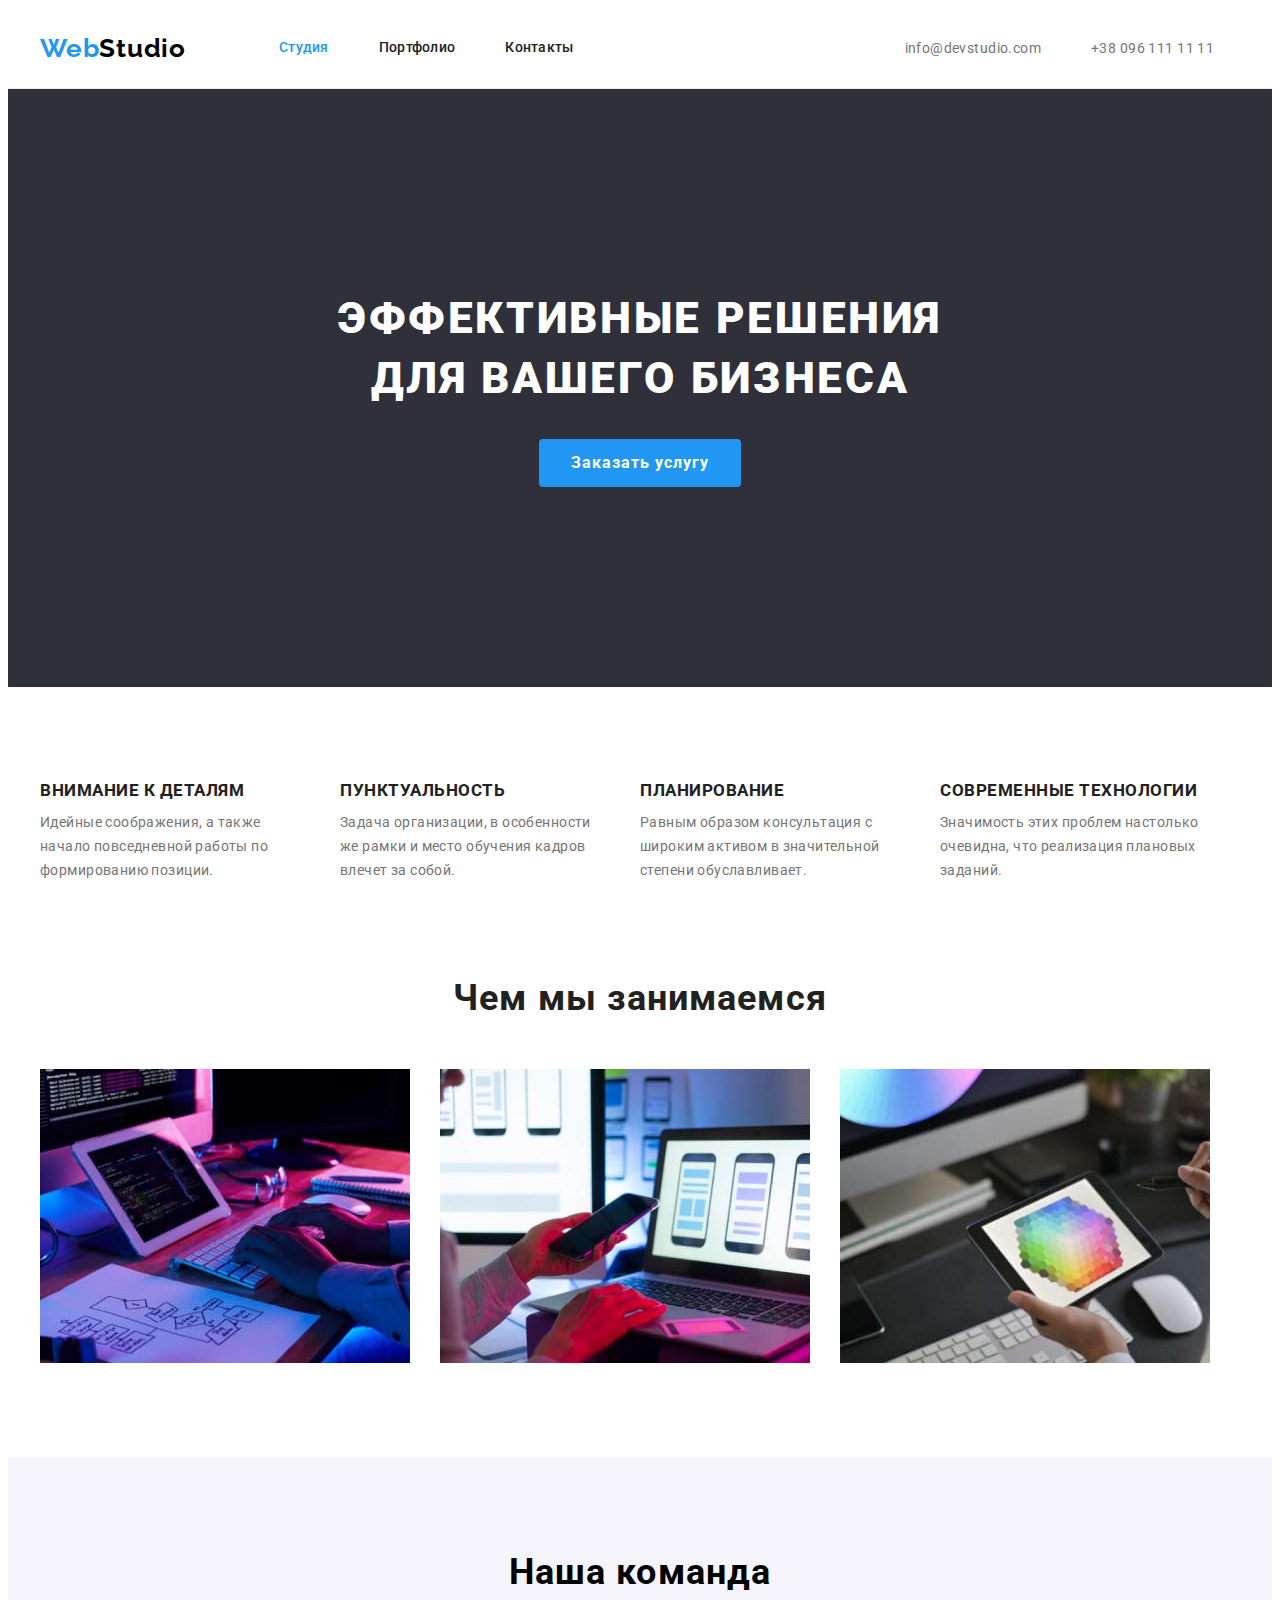
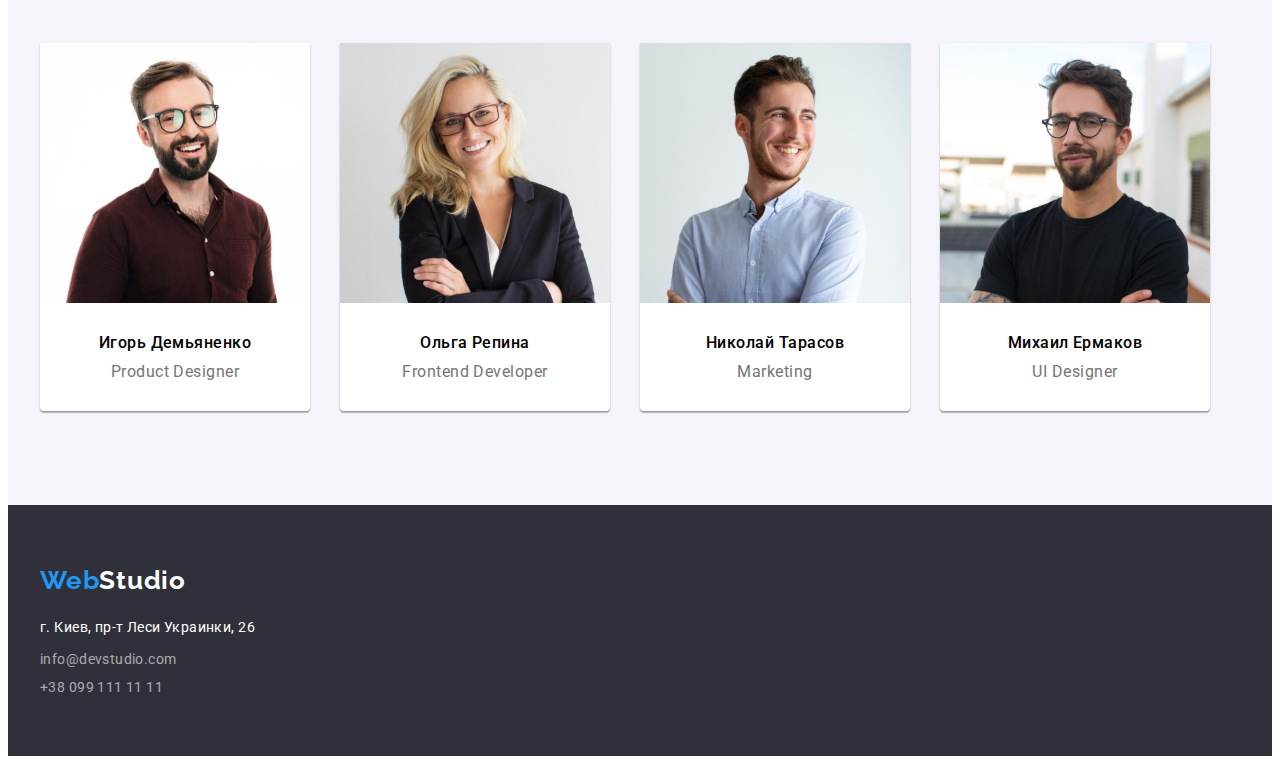
<file: index.html>
<!DOCTYPE html>
<html lang="ru">
  <head>
    <meta charset="UTF-8" />
    <meta http-equiv="X-UA-Compatible" content="IE=edge" />
    <meta name="viewport" content="width=device-width, initial-scale=1.0" />
    <link rel="preconnect" href="https://fonts.googleapis.com" />
    <link rel="preconnect" href="https://fonts.gstatic.com" crossorigin />
    <link
      href="https://fonts.googleapis.com/css2?family=Raleway:wght@400;500&family=Roboto:wght@400;500;700;900&display=swap"
      rel="stylesheet"
    />
    <link
      rel="stylesheet"
      href="https://cdnjs.cloudflare.com/ajax/libs/modern-normalize/1.1.0/modern-normalize.min.css"
      integrity="sha512-wpPYUAdjBVSE4KJnH1VR1HeZfpl1ub8YT/NKx4PuQ5NmX2tKuGu6U/JRp5y+Y8XG2tV+wKQpNHVUX03MfMFn9Q=="
      crossorigin="anonymous"
      referrerpolicy="no-referrer"
    />
    <link rel="stylesheet" href="./css/styles.css" />
    <title>WebStudio</title>
  </head>

  <body>
    <header class="header">
      <div class="container header-container">
        <nav class="header-nav">
          <a class="header-logo" href="./index.html">
            Web<span class="header-logo2">Studio</span></a
          >

          <ul class="list menu-list">
            <li class="menu-item">
              <a class="menu-link link link-current" href="./index.html">Студия</a>
            </li>
            <li class="menu-item">
              <a class="menu-link link" href="./portfolio.html">Портфолио</a>
            </li>
            <li class="menu-item lust-item">
              <a class="menu-link link" href="#">Контакты</a>
            </li>
          </ul>
        </nav>

        <ul class="header-connect">
          <li class="connect-item">
            <a class="header-mail link" href="mailto:info@devstudio.com"
              >info@devstudio.com</a
            >
          </li>
          <li class="connect-item">
            <a class="header-tel link" href="tel:+380961111111"
              >+38 096 111 11 11</a
            >
          </li>
        </ul>
      </div>
    </header>

    <main>
      <!--Герой-->
      <section class="hero-container">
        <div class="hero">                         
          <h1 class="banner">Эффективные решения для вашего бизнеса</h1>
          <button class="order" type="button">Заказать услугу</button>     
         </div>
      </section>      

      <!--Особенности-->
       <section class="skills-section">
        <div class="container">       
          <h2 class="visually-hidden ">Особенности</h2>
          <ul class="skills-list">
            <li class="skills-item">
              <h3 class="skills-title">Внимание к деталям</h3>
              <p class="skills-info">
                Идейные соображения, а также начало повседневной работы по
                формированию позиции.
              </p>
            </li>
            <li class="skills-item">
              <h3 class="skills-title">Пунктуальность</h3>
              <p class="skills-info">
                Задача организации, в особенности же рамки и место обучения кадров
                влечет за собой.
              </p>
            </li>
            <li class="skills-item">
              <h3 class="skills-title">Планирование</h3>
              <p class="skills-info">
                Равным образом консультация с широким активом в значительной
                степени обуславливает.
              </p>
            </li>
            <li class="skills-item">
              <h3 class="skills-title">Современные технологии</h3>
              <p class="skills-info">
                Значимость этих проблем настолько очевидна, что реализация
                плановых заданий.
              </p>
            </li>
          </ul>        
       </div>
      </section>

      <!--Наша работа-->
      <section class="work-section">
        <div class="container">
          <h2 class="work-header">Чем мы занимаемся</h2>
          <ul class="work-list">
            <li class="work-item">
              <img src="./images/work_1.jpg" width="370" alt="занятие 1" />
            </li>
            <li class="work-item">
              <img src="./images/work_2.jpg" width="370" alt="занятие 2" />
            </li>
            <li class="work-item">
              <img src="./images/work_3.jpg" width="370" alt="занятие 3" />
            </li>
          </ul>
        </div>
      </section>

      <!--Наша команда-->
      <section class="team-container">
        <div class="container">
          <h2 class="team-header">Наша команда</h2>
          <ul class="team-list">
            <li class="team-item">
              <img src="./images/team_1.jpg" 
              alt="Игорь" />
              <div class="team-text-group"><h3 class="team-memb-name">Игорь Демьяненко</h3>
              <p lang="en" class="team-position">Product Designer</p>
              </div>
            </li>
            <li class="team-item">
              <img src="./images/team_2.jpg" 
              alt="Ольга" />
              <div class="team-text-group">
              <h3 class="team-memb-name">Ольга Репина</h3>
              <p lang="en" class="team-position">Frontend Developer</p></div>
            </li>
            <li class="team-item">
              <img src="./images/team_3.jpg" 
              alt="Николай" />
              <div class="team-text-group">
              <h3 class="team-memb-name">Николай Тарасов</h3>
              <p lang="en" class="team-position">Marketing</p></div>
            </li>
            <li class="team-item">
              <img src="./images/team_4.jpg" 
              alt="Михаил" />
              <div class="team-text-group">
              <h3 class="team-memb-name">Михаил Ермаков</h3>
              <p lang="en" class="team-position">UI Designer</p></div>
            </li>
          </ul>
        </div>
      </section>
      
    </main>
    
    <footer class="footer">
      <div class="container">    
            <a class="footer-logo" href="./index.html">
            Web<span class="footer-logo2">Studio</span></a
          >     
        <address class="adress">
          <p class="footer-adress">
            г. Киев, пр-т Леси Украинки, 26
          </p>
          <ul>
            <li class="adress-item">
              <a class="footer-mail" href="mailto:info@example.com"
                >info@devstudio.com</a
              >
            </li>
            <li class="adress-item">
              <a class="footer-tel" href="tel:+380991111111"
                >+38 099 111 11 11</a
              >
            </li>
          </ul>
        </adress>
      </div>
    </footer>
  </body>
</html>
</file>
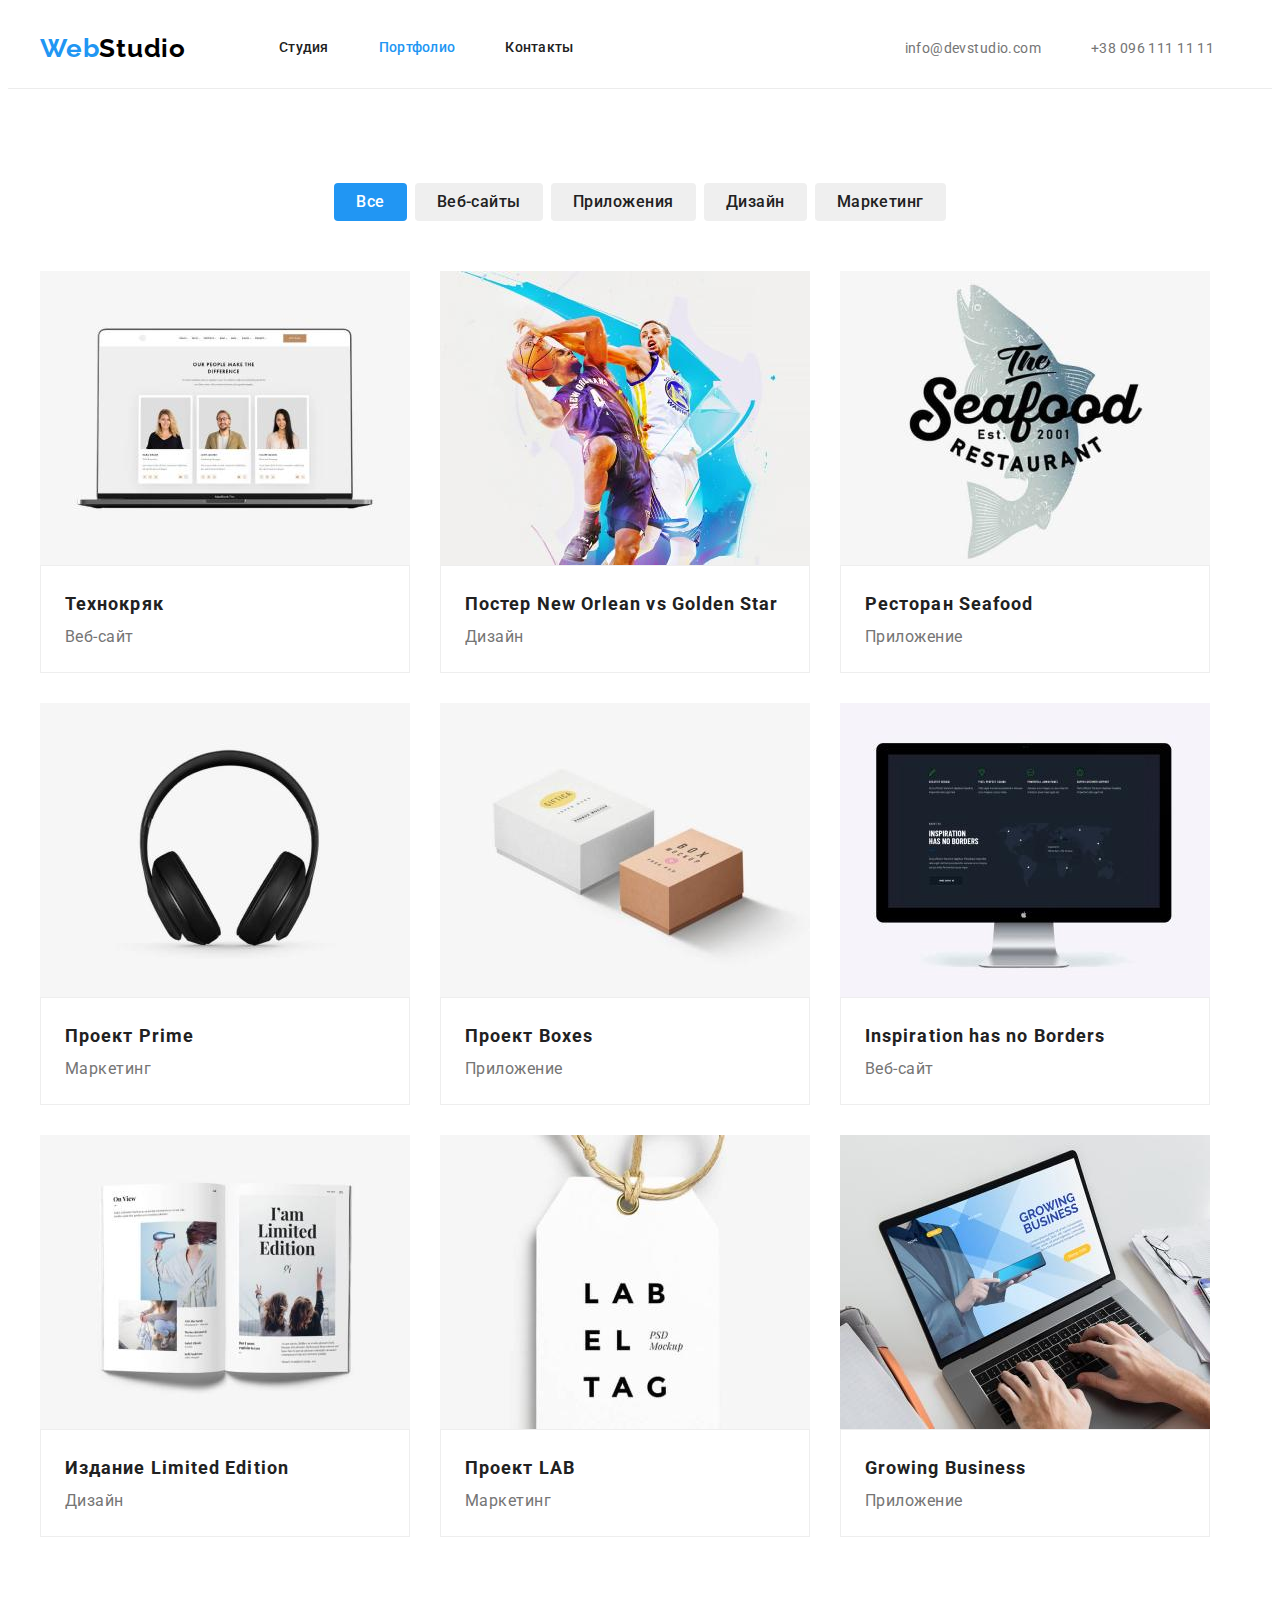
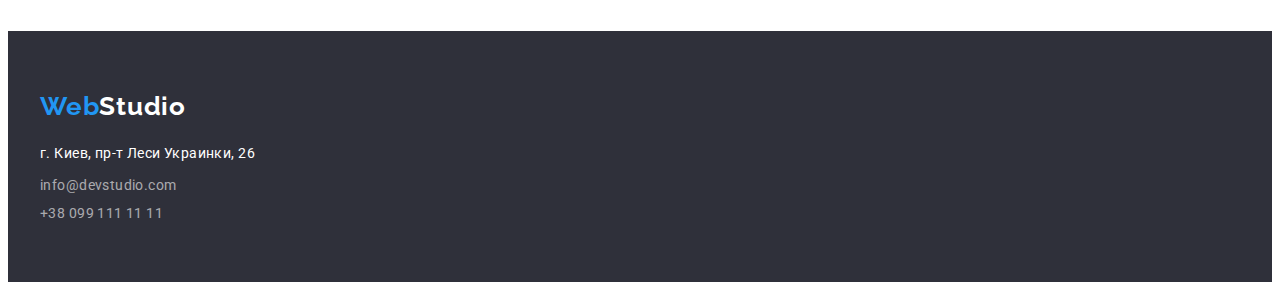
<file: portfolio.html>
<!DOCTYPE html>
<html lang="ru">
  <head>
    <meta charset="UTF-8" />
    <meta http-equiv="X-UA-Compatible" content="IE=edge" />
    <meta name="viewport" content="width=device-width, initial-scale=1.0" />
    <link rel="preconnect" href="https://fonts.googleapis.com" />
    <link rel="preconnect" href="https://fonts.gstatic.com" crossorigin />
    <link
      href="https://fonts.googleapis.com/css2?family=Raleway:wght@400;500&family=Roboto:wght@400;500;700;900&display=swap"
      rel="stylesheet"
    />
    <link
      rel="stylesheet"
      href="https://cdnjs.cloudflare.com/ajax/libs/modern-normalize/1.1.0/modern-normalize.min.css"
      integrity="sha512-wpPYUAdjBVSE4KJnH1VR1HeZfpl1ub8YT/NKx4PuQ5NmX2tKuGu6U/JRp5y+Y8XG2tV+wKQpNHVUX03MfMFn9Q=="
      crossorigin="anonymous"
      referrerpolicy="no-referrer"
    />
    <link rel="stylesheet" href="./css/styles.css" />
    <title>Portfolio</title>
  </head>

  <body>
   <header class="header">
      <div class="container header-container">
        <nav class="header-nav">
          <a class="header-logo" href="./index.html">
            Web<span class="header-logo2">Studio</span></a
          >

          <ul class="list menu-list">
            <li class="menu-item">
              <a class="menu-link link" href="./index.html">Студия</a>
            </li>
            <li class="menu-item">
              <a class="menu-link link  link-current" href="./portfolio.html">Портфолио</a>
            </li>
            <li class="menu-item lust-item">
              <a class="menu-link link" href="#">Контакты</a>
            </li>
          </ul>
        </nav>

        <ul class="header-connect">
          <li class="connect-item">
            <a class="header-mail link" href="mailto:info@devstudio.com"
              >info@devstudio.com</a
            >
          </li>
          <li class="connect-item">
            <a class="header-tel link" href="tel:+380961111111"
              >+38 096 111 11 11</a
            >
          </li>
        </ul>
      </div>
    </header>

<main>
  <section class="section">
    <div class="container">

      <!--Фильтр работ-->
      <h1 class="visually-hidden"> Портфолио</h1>   

      <ul class="filter">
        <li class="item">
          <button class="order2, active-button button" type="button">
        Все
        </button>
        </li>
        <li class="item">
          <button class="order2 button" type="button">Веб-сайты</button>
        </li>
        <li class="item">
          <button class="order2 button" type="button">Приложения</button>
        </li>
        <li class="item">
         <button class="order2 button" type="button">Дизайн</button>
        </li>
        <li class="item">
          <button class="order2 button" type="button">Маркетинг</button>
        </li>
      </ul>
               
      <!--portfolio-->
      
      <ul class="portfolio-list">
        <li class="portfolio-item">
            <img src="./images/prj1.jpg" alt="Технокряк" />
            <div class="port-text-group"><h2 class="project-title">Технокряк</h2>
            <p class="project-text">Веб-сайт</p></div>
        </li>
        <li class="portfolio-item">
            <img
            src="./images/prj2.jpg"
            width="370"
            alt="New Orlean vs Golden Star"
            />
            <div class="port-text-group"><h2 class="project-title">Постер New Orlean vs Golden Star</h2>
            <p class="project-text">Дизайн</p></div>
        </li>
        <li class="portfolio-item">
            <img src="./images/prj3.jpg" width="370" alt="Ресторан Seafood" />
            <div class="port-text-group"><h2 class="project-title">Ресторан Seafood</h2>
            <p class="project-text">Приложение</p></div>
        </li>
        <li class="portfolio-item">
            <img src="./images/prj4.jpg" width="370" alt="Проект Prime" />
            <div class="port-text-group"><h2 class="project-title">Проект Prime</h2>
            <p class="project-text">Маркетинг</p></div>
        </li>
        <li class="portfolio-item">
            <img src="./images/prj5.jpg" width="370" alt="Проект Boxes" />
            <div class="port-text-group"><h2 class="project-title">Проект Boxes</h2>
            <p class="project-text">Приложение</p></div>
        </li>
        <li class="portfolio-item">
            <img
            src="./images/prj6.jpg"
            width="370"
            alt="Inspiration has no Borders"
            />
            <div class="port-text-group"><h2 class="project-title">Inspiration has no Borders</h2>
            <p class="project-text">Веб-сайт</p></div>
        </li>
        <li class="portfolio-item">
            <img
            src="./images/prj7.jpg"
            width="370"
            alt="Издание Limited Edition"
            />
            <div class="port-text-group"><h2 class="project-title">Издание Limited Edition</h2>
            <p class="project-text">Дизайн</p></div>
        </li>
        <li class="portfolio-item">
            <img src="./images/prj8.jpg" width="370" alt="Проект LAB" />
            <div class="port-text-group"><h2 class="project-title">Проект LAB</h2>
            <p class="project-text">Маркетинг</p></div>
        </li>
        <li class="portfolio-item">
            <img src="./images/prj9.jpg" width="370" alt="Growing Business" />
            <div class="port-text-group"> <h2 class="project-title">Growing Business</h2>
            <p class="project-text">Приложение</p></div>
        </li>
      </ul>          
    </div>
  </section>
</main>

     <footer class="footer">
      <div class="container">    
            <a class="footer-logo" href="./index.html">
            Web<span class="footer-logo2">Studio</span></a
          >     
        <address class="adress">
          <p class="footer-adress">
            г. Киев, пр-т Леси Украинки, 26
          </p>
          <ul>
            <li class="adress-item">
              <a class="footer-mail" href="mailto:info@example.com"
                >info@devstudio.com</a
              >
            </li>
            <li class="adress-item">
              <a class="footer-tel" href="tel:+380991111111"
                >+38 099 111 11 11</a
              >
            </li>
          </ul>
        </adress>
      </div>
    </footer>
  </body>
</html>
</file>
<file: css/styles.css>
:root {
  --fist-text-color: #2196f3;
  --second-text-color: #212121;
  --third-text-color: #ffffff;
  --general-text-color: #757575;
  --footer-nav-text-color: rgba(255, 255, 255, 0.6);
  --fifth-color: #000000;
  --first-background-color: #2f303a;
  --team-background-color: #f5f4fa;
}

p,
h1,
h2,
h3,
h4,
h5,
h6 {
  margin: 0;
}

ul {
  margin: 0;
  padding: 0;
  list-style-type: none;
}
li {
  margin: 0;
  padding: 0;
  list-style-type: none;
}

button {
  font-family: 'Roboto', sans-serif;
  cursor: pointer;
  border: none;
  border-radius: 4px;
}
a {
  text-decoration: none;
  color: inherit;
}

link {
  text-decoration: none;
}

body {
  font-family: 'Roboto', sans-serif;
  background-color: var(--third-text-color);
}

img {
  display: block;
  max-width: 100%;
  height: auto;
}

.container {
  width: 1200px;
  padding-left: 15px;
  padding-right: 15px;
  margin-top: 0;
  margin-right: auto;
  margin-bottom: 0;
  margin-left: auto;
}

.visually-hidden {
  position: absolute;
  white-space: nowrap;
  width: 1px;
  height: 1px;
  overflow: hidden;
  border: 0;
  padding: 0;
  clip: rect(0 0 0 0);
  margin: -1px;
}
.list {
  list-style: none;
}

/*Шапка*/

.header {
  background-color: var(--third-text-color);
  border-bottom: 1px solid;
  color: #ececec;
}

.header-container {
  display: flex;
  align-items: center;
}

.header-nav {
  display: flex;
  align-items: center;
  margin-right: 331px;
}

.header-logo {
  display: block;
  margin-right: 93px;
  padding-top: 24px;
  padding-bottom: 24px;
  font-family: Raleway;
  font-weight: 700;
  font-size: 26px;
  line-height: 1.19;
  letter-spacing: 0.03em;
  color: var(--fist-text-color);
}

.header-logo2 {
  color: var(--fifth-color);
}

/*Меню*/

.menu-list {
  display: flex;
}

.menu-item:not(:last-child) {
  margin-right: 50px;
}

.menu-link {
  display: block;
  padding-top: 32px;
  padding-bottom: 32px;
  font-weight: 500;
  font-size: 14px;
  line-height: 1.14;
  letter-spacing: 0.02em;
  color: var(--second-text-color);
}

.menu-link:hover,
.menu-link:focus {
  color: var(--fist-text-color);
}

.link-current {
  display: block;
  font-weight: 500;
  font-size: 14px;
  line-height: 1.14;
  letter-spacing: 0.02em;
  color: var(--fist-text-color);
}

.header-connect {
  display: flex;
  align-items: center;
}

.connect-item:not(:last-child) {
  margin-right: 50px;
}

.header-mail {
  padding-top: 32px;
  padding-bottom: 32px;
  font-weight: 400;
  font-size: 14px;
  line-height: 1.71px;
  letter-spacing: 0.03em;
  color: var(--general-text-color);
}
.header-mail:hover,
.header-mail:focus {
  color: var(--fist-text-color);
}

.header-tel {
  padding-top: 32px;
  padding-bottom: 32px;
  font-weight: 400;
  font-size: 14px;
  line-height: 1.71px;
  letter-spacing: 0.03em;
  color: var(--general-text-color);
}
.header-tel:hover,
.header-tel:focus {
  color: var(--fist-text-color);
}

/*герой*/

.hero {
  padding: 200px 0;
  text-align: center;
  background-color: var(--first-background-color);
}

.hero-container {
  padding-left: 0;
  padding-right: 0;
  margin-top: 0;
  margin-right: auto;
  margin-bottom: 0;
  margin-left: auto;
}

/*баннер*/

.banner {
  width: 696px;
  margin: 0 auto;
  margin-bottom: 30px;

  text-align: center;
  text-transform: uppercase;
  color: var(--third-text-color);
  font-weight: 900;
  font-size: 44px;
  line-height: 1.36;
  letter-spacing: 0.06em;
}

.hero .order {
  padding-top: 10px;
  padding-right: 32px;
  padding-bottom: 10px;
  padding-left: 32px;
  background-color: var(--fist-text-color);
  color: var(--third-text-color);
  font-weight: 700;
  font-size: 16px;
  line-height: 1.8;
  letter-spacing: 0.06em;
  font-family: inherit;
}

/*Особенности*/

.skills-section {
  padding-top: 94px;
  padding-bottom: 94px;
}

.skills-list {
  display: flex;
}

.skills-item {
  width: 270px;
}

.skills-item:not(:last-child) {
  margin-right: 30px;
}

.skills-title {
  text-transform: uppercase;
  margin-bottom: 10px;

  color: var(--second-text-color);
  font-weight: 700;
  font-size: 17px;
  line-height: 1.14;
  letter-spacing: 0.03em;
}
.skills-info {
  color: var(--general-text-color);
  font-weight: 400;
  font-size: 14px;
  line-height: 1.71;
  letter-spacing: 0.03em;
}

/*Наша работа*/

.work-section {
  padding-bottom: 94px;
}

.work-header {
  color: var(--second-text-color);
  margin-bottom: 50px;
  text-align: center;
  font-weight: bold;
  font-size: 36px;
  line-height: 1.17;
  letter-spacing: 0.03em;
}

.work-list {
  display: flex;
}

.work-item {
  margin-right: 30px;
  width: 370px;
}

.work-item:nth-child(3n) {
  margin-right: 0;
}

/*Наша команда*/

.team-container {
  padding-top: 94px;
  padding-bottom: 94px;
  background-color: var(--team-background-color);
}

.team-header {
  margin-bottom: 50px;
  text-align: center;
  font-weight: 700;
  font-size: 36px;
  line-height: 1.17;
  letter-spacing: 0.03em;
}

.team-list {
  display: flex;
}

.team-item {
  flex-basis: calc(100% / 4 - 30px);

  background-color: var(--third-text-color);
  border-radius: 0px 0px 4px 4px;
  box-shadow: 0px 1px 3px rgba(0, 0, 0, 0.12), 0px 1px 1px rgba(0, 0, 0, 0.14),
    0px 2px 1px rgba(0, 0, 0, 0.2);
}

.team-item:not(:last-child) {
  margin-right: 30px;
}

.team-text-group {
  padding-top: 30px;
  padding-bottom: 30px;
  text-align: center;
}

.team-memb-name {
  margin-bottom: 10px;
  font-weight: 500;
  font-size: 16px;
  line-height: 1.19;
  letter-spacing: 0.03em;
}

.team-position {
  font-size: 16px;
  line-height: 1.19;
  letter-spacing: 0.03em;
  color: var(--general-text-color);
}

/* Портфолио фильтр*/
.section {
  padding-top: 94px;
  padding-bottom: 94px;
}

.filter {
  display: flex;
  margin: auto;
  justify-content: center;
  margin-bottom: 50px;
}

.filter .item + .item {
  margin-left: 8px;
}

.active-button {
  padding: 6px 22px;
  background-color: var(--fist-text-color);
  color: var(--third-text-color);
  font-weight: 500;
  font-size: 16px;
  line-height: 1.63;
  letter-spacing: 0.03em;
}

.order2 {
  padding: 6px 22px;
  font-weight: 500;
  font-size: 16px;
  line-height: 1.63;
  letter-spacing: 0.03em;
  color: var(--second-text-color);
}

.order2:hover,
.order2:focus {
  color: var(--third-text-color);
  background-color: var(--fist-text-color);
}

/*Портфолио*/

.portfolio-list {
  display: flex;
  flex-wrap: wrap;
  margin-top: -30px;
  margin-left: -30px;
}

.portfolio-item {
  width: 370px;
  margin-top: 30px;
  margin-left: 30px;
  background-color: var(--third-text-color);

  box-sizing: border-box;
}

/*елементи списка портфолио*/

.port-text-group {
  padding-top: 20px;
  padding-right: 24px;
  padding-bottom: 20px;
  padding-left: 24px;
  text-align: left;
  border: 1px solid #eeeeee;
}

.project-title {
  color: var(--second-text-color);
  font-weight: 700;
  font-size: 18px;
  line-height: 2;
  letter-spacing: 0.06em;
}

.project-text {
  color: var(--general-text-color);
  font-weight: 400;
  font-size: 16px;
  line-height: 1.87;
  letter-spacing: 0.03em;
}

/*Футер*/

.footer {
  padding-top: 60px;
  padding-bottom: 60px;
  background-color: var(--first-background-color);
}

.footer-logo {
  display: block;
  margin-bottom: 20px;
  font-family: Raleway;
  font-weight: 700;
  font-size: 26px;
  line-height: 1.19;
  letter-spacing: 0.03em;
  color: var(--fist-text-color);
}

.footer-logo2 {
  color: var(--third-text-color);
}

.footer-adress {
  margin-bottom: 9px;
  font-style: normal;
  font-weight: 400;
  font-size: 14px;
  line-height: 1.71;
  letter-spacing: 0.03em;
  color: var(--third-text-color);
}

.adress-item:not(:last-child) {
  margin-bottom: 9px;
}

.footer-mail {
  font-style: normal;
  font-weight: 400;
  font-size: 14px;
  line-height: 1.71px;
  letter-spacing: 0.03em;
  color: var(--footer-nav-text-color);
}

.footer-mail:hover,
.footer-mail:focus {
  color: var(--fist-text-color);
}

.footer-tel {
  font-style: normal;
  font-weight: 400;
  font-size: 14px;
  line-height: 1.71px;
  letter-spacing: 0.03em;
  color: var(--footer-nav-text-color);
}
.footer-tel:hover,
.footer-tel:focus {
  color: var(--fist-text-color);
}
</file>
